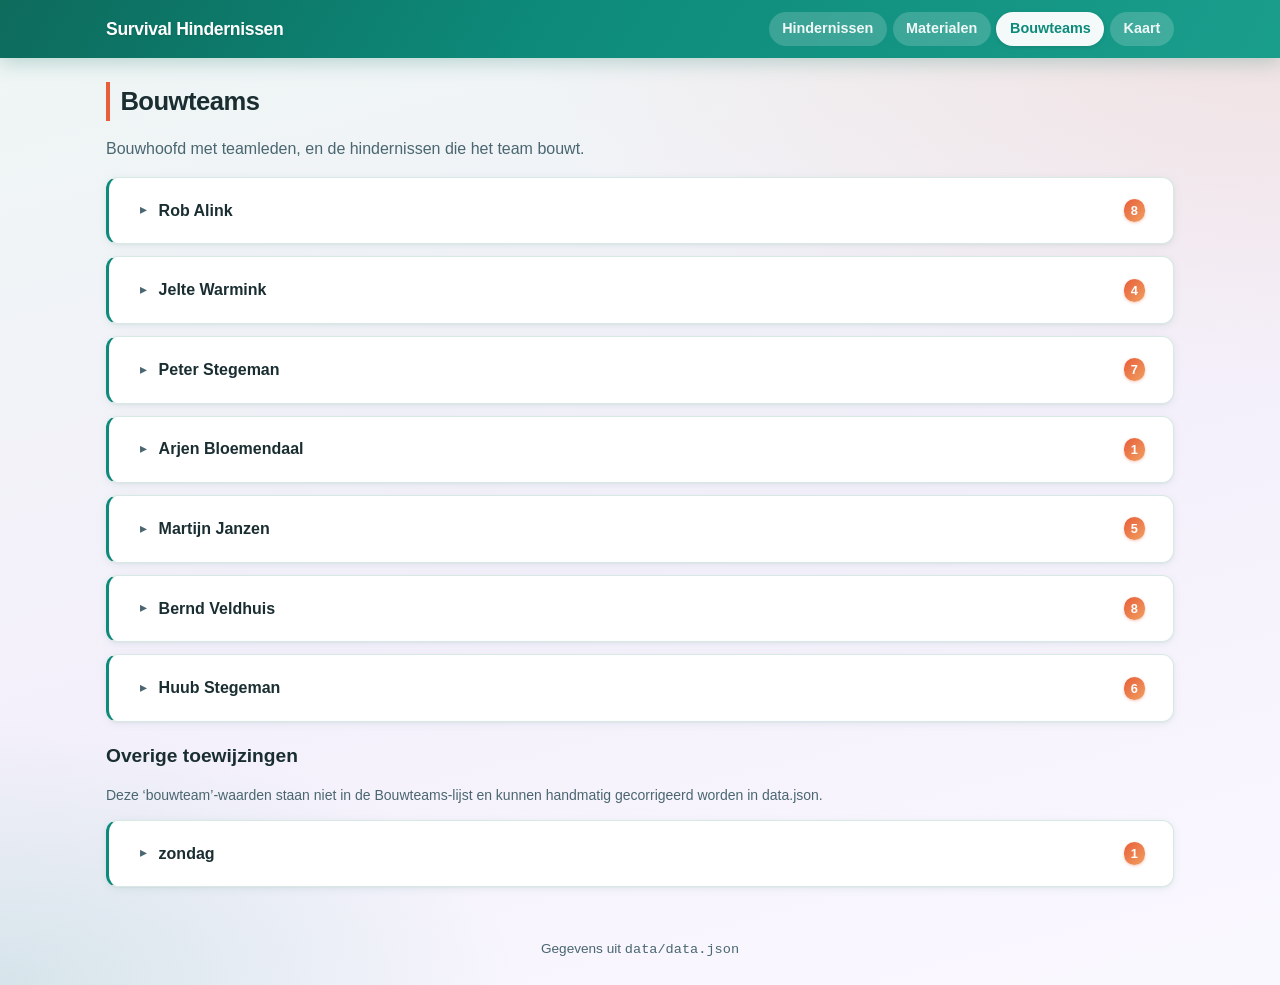
<file: bouwteams.html>
<!doctype html>
<html lang="nl">
<head>
  <meta charset="utf-8" />
  <meta name="viewport" content="width=device-width, initial-scale=1" />
  <title>Bouwteams · Survival</title>
  <link rel="stylesheet" href="assets/style.css" />
</head>
<body>
  <header class="site-header">
    <div class="site-header__inner">
      <div class="site-title">Survival Hindernissen</div>
      <nav class="site-nav" aria-label="Hoofdmenu">
        <a href="index.html">Hindernissen</a>
        <a href="materialen.html">Materialen</a>
        <a href="bouwteams.html">Bouwteams</a>
        <a href="kaart.html">Kaart</a>
      </nav>
    </div>
  </header>

  <main>
    <h1>Bouwteams</h1>
    <p class="muted">Bouwhoofd met teamleden, en de hindernissen die het team bouwt.</p>
    <div id="content"></div>
  </main>

  <footer class="site-footer">
    <span class="muted">Gegevens uit <code>data/data.json</code></span>
  </footer>

  <script type="module" src="assets/pages/bouwteams.js"></script>
</body>
</html>
</file>
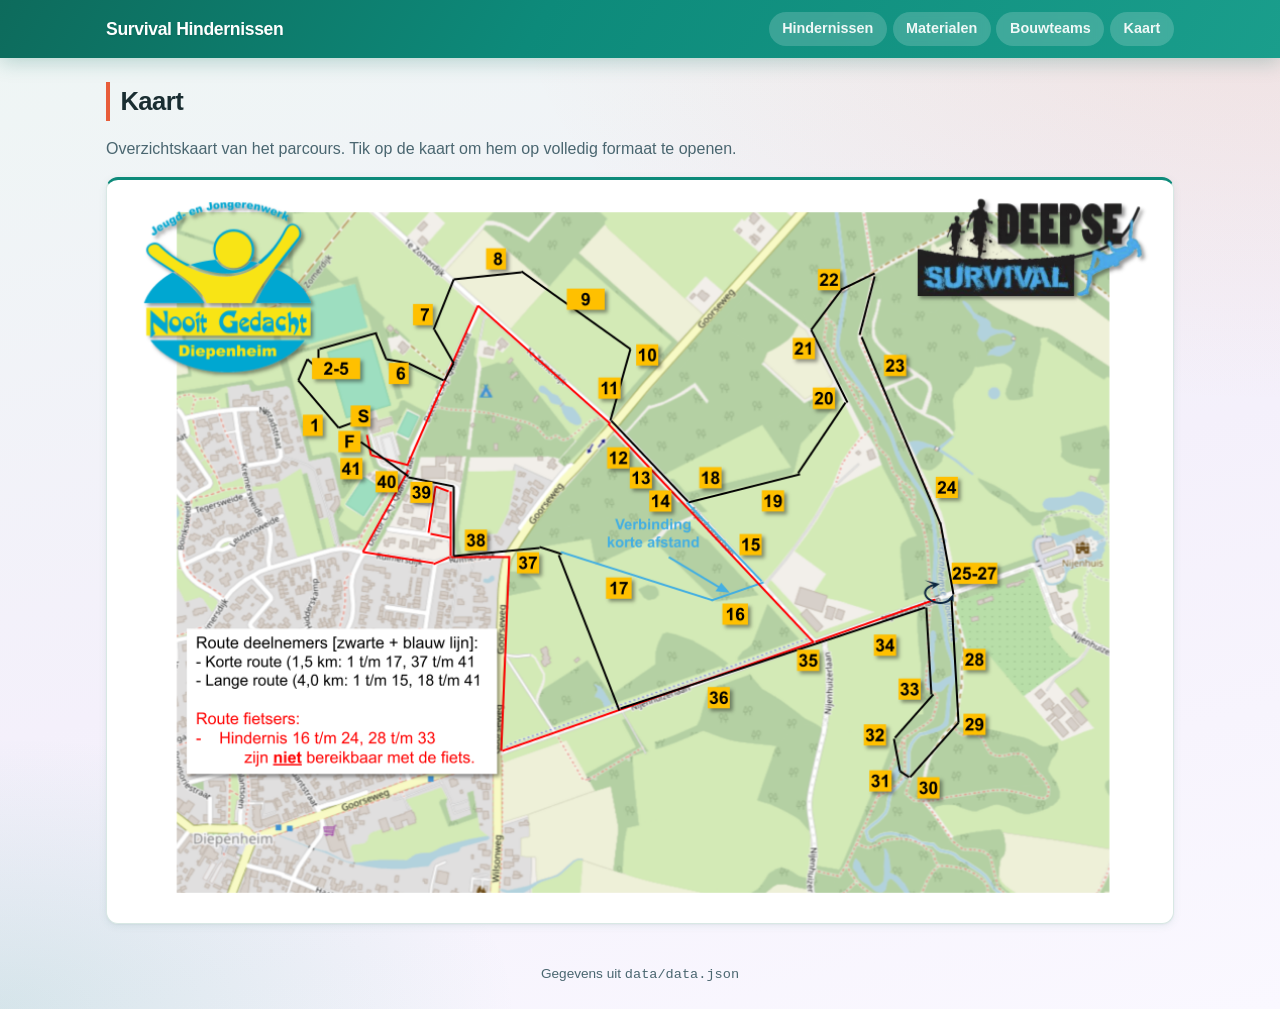
<file: kaart.html>
<!doctype html>
<html lang="nl">
<head>
  <meta charset="utf-8" />
  <meta name="viewport" content="width=device-width, initial-scale=1" />
  <title>Kaart · Survival</title>
  <link rel="stylesheet" href="assets/style.css" />
</head>
<body>
  <header class="site-header">
    <div class="site-header__inner">
      <div class="site-title">Survival Hindernissen</div>
      <nav class="site-nav" aria-label="Hoofdmenu">
        <a href="index.html">Hindernissen</a>
        <a href="materialen.html">Materialen</a>
        <a href="bouwteams.html">Bouwteams</a>
        <a href="kaart.html">Kaart</a>
      </nav>
    </div>
  </header>

  <main>
    <h1>Kaart</h1>
    <p class="muted">Overzichtskaart van het parcours. Tik op de kaart om hem op volledig formaat te openen.</p>

    <div class="kaart-wrap">
      <a href="images/kaart.png" target="_blank" rel="noopener">
        <img src="images/kaart.png" alt="Overzichtskaart van het parcours" loading="lazy" />
      </a>
    </div>
  </main>

  <footer class="site-footer">
    <span class="muted">Gegevens uit <code>data/data.json</code></span>
  </footer>
</body>
</html>
</file>
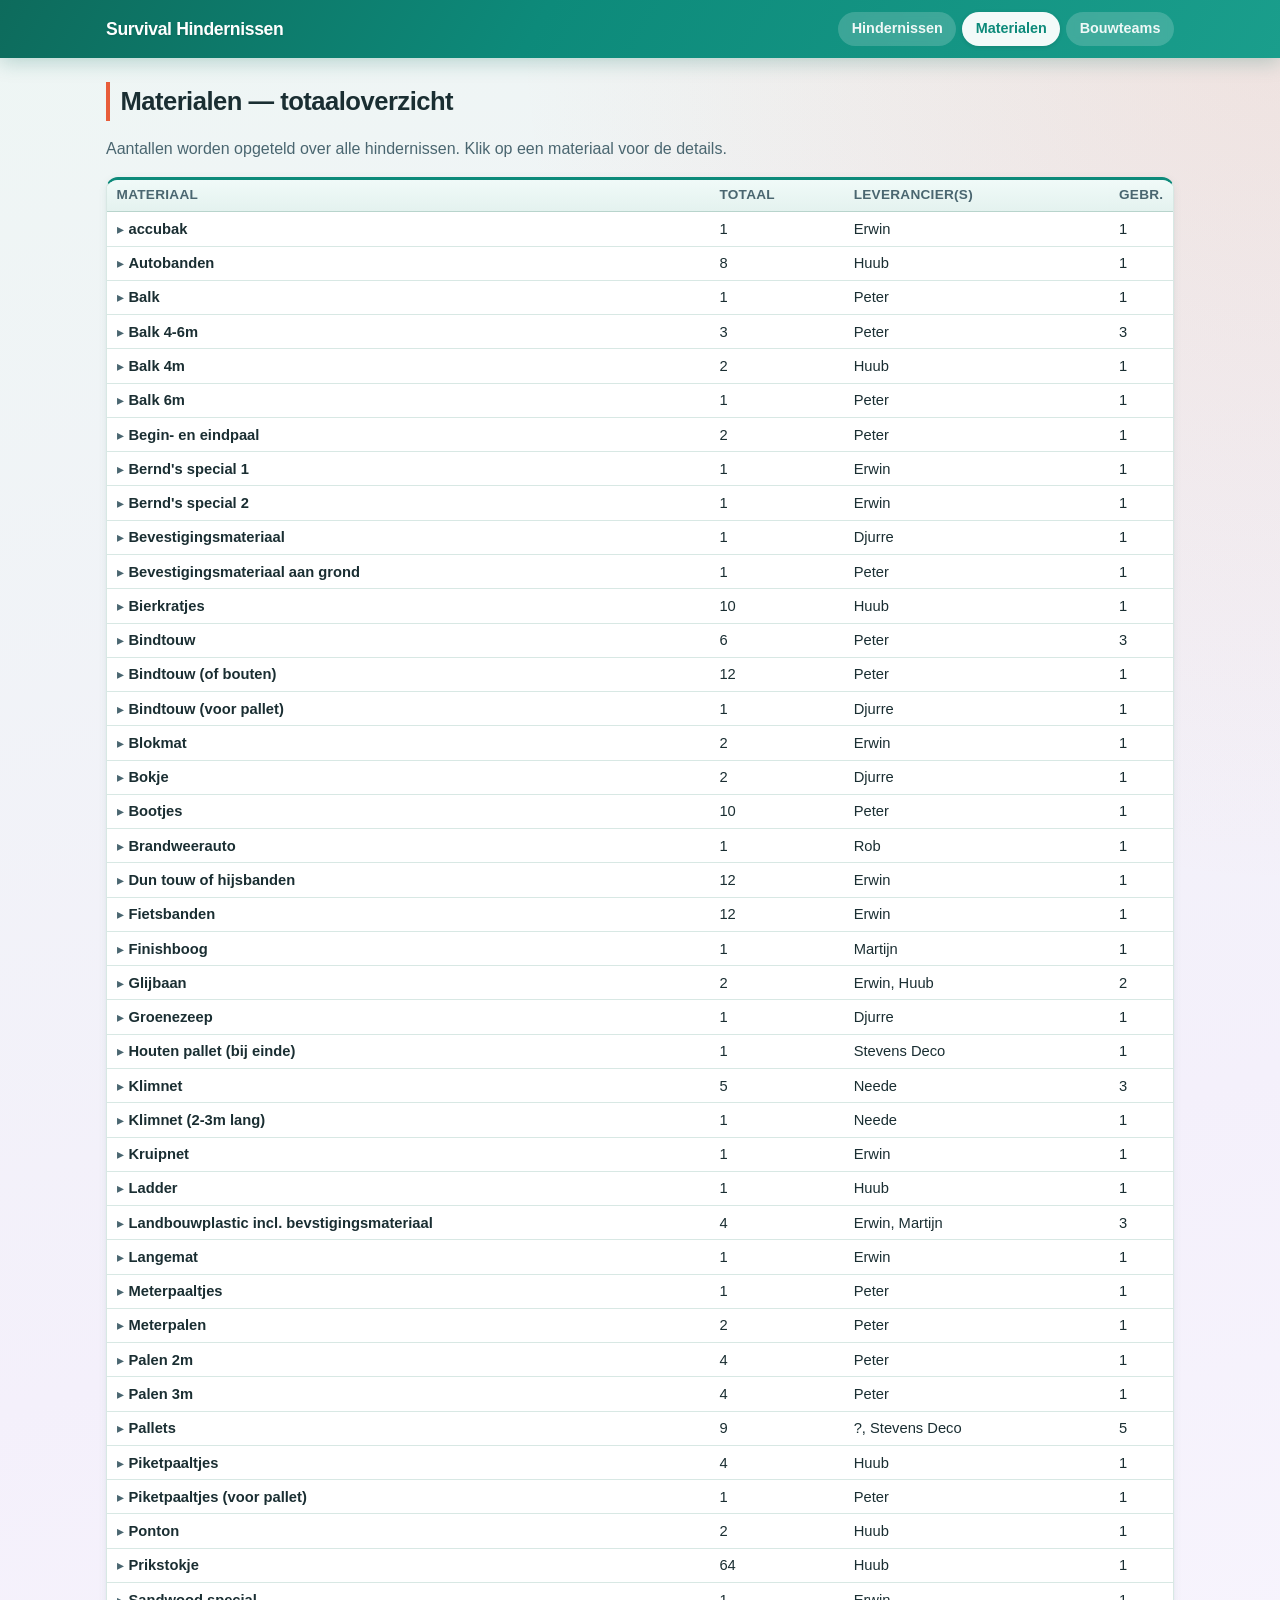
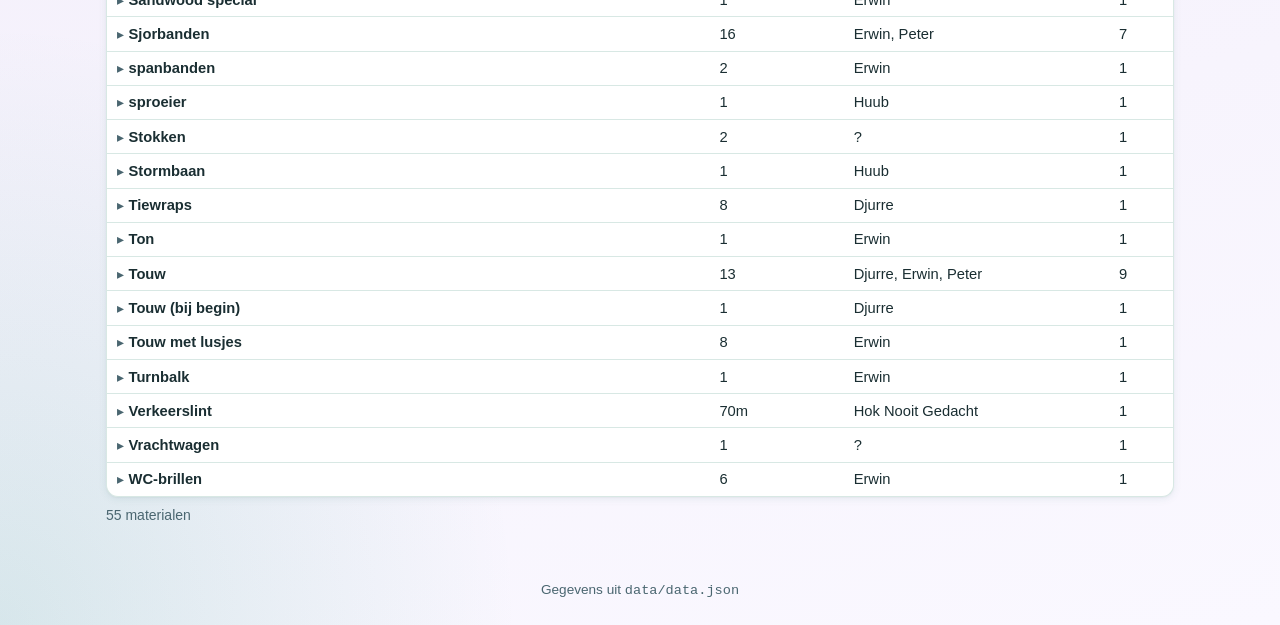
<file: materialen.html>
<!doctype html>
<html lang="nl">
<head>
  <meta charset="utf-8" />
  <meta name="viewport" content="width=device-width, initial-scale=1" />
  <title>Materialen · Survival</title>
  <link rel="stylesheet" href="assets/style.css" />
</head>
<body>
  <header class="site-header">
    <div class="site-header__inner">
      <div class="site-title">Survival Hindernissen</div>
      <nav class="site-nav" aria-label="Hoofdmenu">
        <a href="index.html">Hindernissen</a>
        <a href="materialen.html">Materialen</a>
        <a href="bouwteams.html">Bouwteams</a>
      </nav>
    </div>
  </header>

  <main>
    <h1>Materialen — totaaloverzicht</h1>
    <p class="muted">Aantallen worden opgeteld over alle hindernissen. Klik op een materiaal voor de details.</p>

    <div id="content"></div>
  </main>

  <footer class="site-footer">
    <span class="muted">Gegevens uit <code>data/data.json</code></span>
  </footer>

  <script type="module" src="assets/pages/materialen.js"></script>
</body>
</html>
</file>
<file: assets/style.css>
:root {
  --bg: #eef6f4;
  --bg-mid: #f4f0fb;
  --surface: #ffffff;
  --border: #d8e8e4;
  --border-strong: #b8d4cc;
  --text: #1a2e32;
  --text-muted: #4a6670;
  --accent: #0d8a7a;
  --accent-2: #e85d3a;
  --accent-hover: #0a6f62;
  --accent-soft: #d4f0ec;
  --accent-warm-soft: #ffe8e0;
  --header-gradient: linear-gradient(120deg, #0d6b5c 0%, #0d8a7a 42%, #1a9e8c 100%);
  --nav-pill: rgba(255, 255, 255, 0.18);
  --nav-pill-active: rgba(255, 255, 255, 0.95);
  --success: #1f8a4c;
  --warning: #c97800;
  --danger: #b3261e;
  --radius: 12px;
  --radius-sm: 8px;
  --shadow: 0 2px 8px rgba(13, 107, 92, 0.08), 0 1px 2px rgba(0, 0, 0, 0.04);
  --max-width: 1100px;
}

* { box-sizing: border-box; }

html, body { margin: 0; padding: 0; }

body {
  font-family: -apple-system, BlinkMacSystemFont, "Segoe UI", Roboto,
    "Helvetica Neue", Arial, sans-serif;
  background:
    radial-gradient(ellipse 120% 80% at 100% 0%, rgba(232, 93, 58, 0.12), transparent 50%),
    radial-gradient(ellipse 90% 60% at 0% 100%, rgba(13, 138, 122, 0.14), transparent 45%),
    linear-gradient(165deg, var(--bg) 0%, var(--bg-mid) 55%, #faf8ff 100%);
  color: var(--text);
  line-height: 1.5;
  -webkit-font-smoothing: antialiased;
}

a { color: var(--accent); text-decoration: none; font-weight: 500; }
a:hover { text-decoration: underline; color: var(--accent-hover); }

/* ---------- header / nav ---------- */
.site-header {
  background: var(--header-gradient);
  border-bottom: none;
  box-shadow: 0 4px 20px rgba(13, 107, 92, 0.25);
  position: sticky;
  top: 0;
  z-index: 10;
}
.site-header__inner {
  max-width: var(--max-width);
  margin: 0 auto;
  padding: 0.75rem 1rem;
  display: flex;
  flex-wrap: wrap;
  gap: 0.5rem 1rem;
  align-items: center;
  justify-content: space-between;
}
.site-title {
  font-size: 1.1rem;
  font-weight: 800;
  letter-spacing: -0.02em;
  color: #fff;
  text-shadow: 0 1px 2px rgba(0, 0, 0, 0.12);
}
.site-nav {
  display: flex;
  flex-wrap: wrap;
  gap: 0.35rem;
}
.site-nav a {
  padding: 0.4rem 0.85rem;
  border-radius: 999px;
  color: rgba(255, 255, 255, 0.92);
  font-weight: 600;
  font-size: 0.9rem;
  background: var(--nav-pill);
  backdrop-filter: blur(4px);
}
.site-nav a:hover {
  background: rgba(255, 255, 255, 0.32);
  text-decoration: none;
  color: #fff;
}
.site-nav a.is-active {
  background: var(--nav-pill-active);
  color: var(--accent);
  box-shadow: 0 1px 4px rgba(0, 0, 0, 0.12);
}

/* ---------- main ---------- */
main {
  max-width: var(--max-width);
  margin: 0 auto;
  padding: 1rem;
}

h1 {
  font-size: 1.6rem;
  margin: 0.5rem 0 1rem;
  color: var(--text);
  letter-spacing: -0.02em;
  border-left: 4px solid var(--accent-2);
  padding-left: 0.65rem;
}
h2 { font-size: 1.2rem; margin: 1.5rem 0 0.5rem; }
h3 { font-size: 1.05rem; margin: 1rem 0 0.4rem; color: var(--text-muted); }

.muted { color: var(--text-muted); }
.small { font-size: 0.875rem; }

.breadcrumb {
  font-size: 0.9rem;
  color: var(--text-muted);
  margin-bottom: 0.5rem;
}
.breadcrumb a::after { content: " ›"; color: var(--text-muted); }

/* ---------- table ---------- */
.table-wrap {
  background: var(--surface);
  border: 1px solid var(--border);
  border-radius: var(--radius);
  box-shadow: var(--shadow);
  overflow: hidden;
  border-top: 3px solid var(--accent);
}
table.data {
  width: 100%;
  border-collapse: collapse;
  font-size: 0.95rem;
}
table.data th,
table.data td {
  text-align: left;
  padding: 0.5rem 0.75rem;
  border-bottom: 1px solid var(--border);
  vertical-align: top;
}
table.data thead th {
  background: linear-gradient(180deg, #f0faf8 0%, #e4f2ef 100%);
  font-weight: 600;
  color: var(--text-muted);
  border-bottom: 1px solid var(--border-strong);
  position: sticky;
  top: 0;
  cursor: pointer;
  white-space: nowrap;
  font-size: 0.85rem;
  letter-spacing: 0.02em;
  text-transform: uppercase;
}
table.data thead th .sort-ind { color: var(--text-muted); margin-left: 0.25rem; font-size: 0.8em; }
table.data tbody tr.link-row { cursor: pointer; }
table.data tbody tr.link-row:hover { background: var(--accent-soft); }
table.data tbody tr:last-child td { border-bottom: none; }
.col-nr { width: 3em; font-variant-numeric: tabular-nums; color: var(--text-muted); }
.col-bool { width: 3.5em; text-align: center !important; }
.col-num { font-variant-numeric: tabular-nums; white-space: nowrap; }
.col-count { width: 4em; text-align: right; }
.muted-cell { color: var(--text-muted); }

/* Compactere variant - minder padding */
table.data--compact th,
table.data--compact td {
  padding: 0.35rem 0.6rem;
  font-size: 0.92rem;
}

/* Key-value tabel: 1e kolom als label */
table.data--kv th[scope="row"] {
  background: transparent;
  text-transform: none;
  letter-spacing: 0;
  font-size: 0.92rem;
  font-weight: 500;
  color: var(--text-muted);
  width: 9rem;
  position: static;
  cursor: default;
  border-bottom: 1px solid var(--border);
}

/* Route-label achter naam in lijsten */
.route-tag {
  color: var(--text-muted);
  font-size: 0.85em;
  white-space: nowrap;
}

/* Hindernissen-overzicht: bouwteam + uitleg op één regel */
.ob-meta-cell { vertical-align: middle; }
.ob-meta {
  display: flex;
  flex-wrap: wrap;
  align-items: baseline;
  gap: 0.15rem 0.35rem;
  font-size: 0.88rem;
  line-height: 1.35;
}
.ob-meta__chunk { white-space: nowrap; }
.ob-meta__lbl {
  color: var(--accent);
  font-weight: 600;
  font-size: 0.82em;
}
.ob-meta__val { color: var(--text); font-weight: 500; }
.ob-meta__sep { color: var(--accent-2); font-weight: 700; opacity: 0.85; }

/* Uitgeklapte detail-rij in materialen-tabel */
tr.detail-row > td {
  background: linear-gradient(90deg, var(--accent-warm-soft), #fafbff);
  padding: 0.4rem 0.5rem 0.6rem 1.5rem;
}
.detail-inner {
  box-shadow: none;
  border-color: var(--border);
}

.badge {
  display: inline-block;
  padding: 0.1em 0.55em;
  border-radius: 999px;
  font-size: 0.8em;
  font-weight: 600;
  background: var(--accent-soft);
  color: var(--accent);
  white-space: nowrap;
}
.badge--muted { background: #eef0f4; color: var(--text-muted); }
.badge--ok { background: #e3f3eb; color: var(--success); }
.badge--warn { background: #fbeed5; color: var(--warning); }

.check { color: var(--success); font-weight: 700; }
.dash { color: var(--text-muted); }

/* ---------- panel (sectie met titel) ---------- */
.panel {
  margin-bottom: 0.9rem;
}
.panel__title {
  margin: 0 0 0.4rem;
  font-size: 0.85rem;
  font-weight: 600;
  text-transform: uppercase;
  letter-spacing: 0.04em;
  color: var(--accent);
}
.panel__empty {
  background: var(--surface);
  border: 1px solid var(--border);
  border-radius: var(--radius-sm);
  padding: 0.5rem 0.75rem;
  margin: 0;
}
.card {
  background: var(--surface);
  border: 1px solid var(--border);
  border-radius: var(--radius);
  box-shadow: var(--shadow);
  padding: 0.75rem 1rem;
  margin-bottom: 0.75rem;
  border-left: 3px solid var(--accent-2);
}
.card h2:first-child { margin-top: 0; }

.photo-grid {
  display: grid;
  grid-template-columns: repeat(auto-fill, minmax(160px, 1fr));
  gap: 0.4rem;
}
.photo-grid img {
  width: 100%;
  height: 140px;
  object-fit: cover;
  border-radius: var(--radius-sm);
  border: 1px solid var(--border);
  display: block;
  background: #eee;
}

.kaart-wrap {
  background: var(--surface);
  border: 1px solid var(--border);
  border-top: 3px solid var(--accent);
  border-radius: var(--radius);
  box-shadow: var(--shadow);
  overflow: hidden;
  padding: 0.5rem;
}
.kaart-wrap img {
  display: block;
  width: 100%;
  height: auto;
  border-radius: var(--radius-sm);
}

/* ---------- bouwteam-kaart: 1 regel, klikbaar uitklappen ---------- */
.team-card.card {
  border-left-color: var(--accent);
}
.team-card__head {
  display: flex;
  align-items: center;
  gap: 0.5rem;
  width: 100%;
  padding: 0.55rem 0.75rem;
  background: transparent;
  border: none;
  font: inherit;
  color: inherit;
  text-align: left;
  cursor: pointer;
  border-radius: var(--radius);
}
.team-card__head:hover { background: var(--accent-soft); }
.team-card.is-open .team-card__head {
  border-radius: var(--radius) var(--radius) 0 0;
  border-bottom: 1px solid var(--border);
  background: linear-gradient(90deg, var(--accent-soft), transparent);
}
.team-card__caret {
  color: var(--text-muted);
  width: 1em;
  text-align: center;
  font-size: 0.85em;
}
.team-card__name {
  flex: 1 1 auto;
  font-weight: 600;
}
.team-card__count {
  flex: 0 0 auto;
  color: #fff;
  font-variant-numeric: tabular-nums;
  font-size: 0.8em;
  font-weight: 700;
  padding: 0.15em 0.55em;
  background: linear-gradient(135deg, var(--accent-2), #f0a060);
  border-radius: 999px;
  box-shadow: 0 1px 3px rgba(232, 93, 58, 0.35);
}
.team-card__body { padding: 0.5rem 0.85rem 0.75rem; }
.team-card__leden { color: var(--text-muted); font-size: 0.9rem; margin: 0 0 0.4rem; }
.team-card__empty { margin: 0; }

.obstacle-list {
  list-style: none;
  margin: 0;
  padding: 0;
}
.obstacle-list li {
  display: flex;
  gap: 0.45rem;
  align-items: baseline;
  padding: 0.15rem 0;
  font-size: 0.95rem;
}
.obstacle-list__nr {
  color: var(--text-muted);
  font-variant-numeric: tabular-nums;
  min-width: 1.8em;
  text-align: right;
}

/* ---------- mobile / responsive ---------- */
@media (max-width: 640px) {
  main { padding: 0.75rem; }
  h1 { font-size: 1.35rem; }
  .site-header__inner { padding: 0.6rem 0.75rem; }
  .site-title { font-size: 1rem; }
  .site-nav a { padding: 0.35rem 0.55rem; font-size: 0.9rem; }

  /* Tabel die ook op mobiel echt een tabel blijft (compact) */
  table.data--tabular-mobile {
    display: table !important;
    font-size: 0.85rem;
  }
  table.data--tabular-mobile thead { display: table-header-group !important; }
  table.data--tabular-mobile tbody { display: table-row-group !important; }
  table.data--tabular-mobile tr { display: table-row !important; }
  table.data--tabular-mobile th,
  table.data--tabular-mobile td {
    display: table-cell !important;
    width: auto !important;
    padding: 0.3rem 0.4rem !important;
    border-bottom: 1px solid var(--border) !important;
  }
  table.data--tabular-mobile tr {
    border: none !important;
    margin: 0 !important;
    background: transparent !important;
    box-shadow: none !important;
  }
  table.data--tabular-mobile td::before { content: none !important; }
  /* Houd de table-wrap met witte achtergrond op mobiel voor deze variant */
  .table-wrap:has(> table.data--tabular-mobile) {
    background: var(--surface);
    border: 1px solid var(--border);
    border-radius: var(--radius-sm);
    box-shadow: var(--shadow);
  }

  /* tabel naar 'card per rij' transformatie */
  table.data thead { display: none; }
  table.data, table.data tbody, table.data tr, table.data td { display: block; width: 100%; }
  table.data tr {
    border: 1px solid var(--border);
    border-radius: var(--radius-sm);
    margin-bottom: 0.35rem;
    background: var(--surface);
    box-shadow: var(--shadow);
    padding: 0.4rem 0.6rem;
  }
  table.data td {
    border: none;
    padding: 0.1rem 0;
    display: flex;
    gap: 0.5rem;
    align-items: baseline;
    font-size: 0.95rem;
  }
  table.data td::before {
    content: attr(data-label);
    color: var(--text-muted);
    flex: 0 0 5.5rem;
    font-size: 0.8rem;
    text-transform: uppercase;
    letter-spacing: 0.03em;
  }
  table.data td[data-label=""]::before { display: none; }
  table.data .col-nr {
    font-weight: 700;
    color: var(--text);
    width: auto;
  }
  /* Op smal scherm: Nr. en Naam op één regel binnen overzicht-kaart */
  table.data tr.link-row > td.col-nr {
    display: inline-block;
    width: auto;
    margin-right: 0.5rem;
    padding-right: 0;
  }
  table.data tr.link-row > td.col-nr + td {
    display: inline;
  }
  table.data tr.link-row > td.col-nr + td + td {
    display: block;
    color: var(--text-muted);
    font-size: 0.9rem;
    padding-top: 0.15rem;
  }
  /* kv-tabel op mobiel ook compact, met label-kolom links */
  table.data--kv th[scope="row"] {
    display: inline-block;
    width: 8rem;
    border-bottom: none;
    padding: 0.1rem 0;
  }
  table.data--kv tbody tr {
    display: block;
    border: 1px solid var(--border);
    border-radius: var(--radius-sm);
    margin-bottom: 0.25rem;
    background: var(--surface);
    box-shadow: var(--shadow);
    padding: 0.3rem 0.6rem;
  }
  table.data--kv tbody td {
    display: inline;
    padding: 0;
    border: none;
  }
  table.data--kv tbody td::before { display: none; }

  /* Detail-rij in materialen op mobiel */
  tr.detail-row { padding: 0 !important; box-shadow: none; }
  tr.detail-row > td { padding: 0; }
  tr.detail-row .detail-inner { margin: 0.25rem 0 0.5rem; }

  .table-wrap { background: transparent; border: none; box-shadow: none; }
}

footer.site-footer {
  text-align: center;
  color: var(--text-muted);
  font-size: 0.85rem;
  padding: 1.5rem 1rem;
}
</file>
